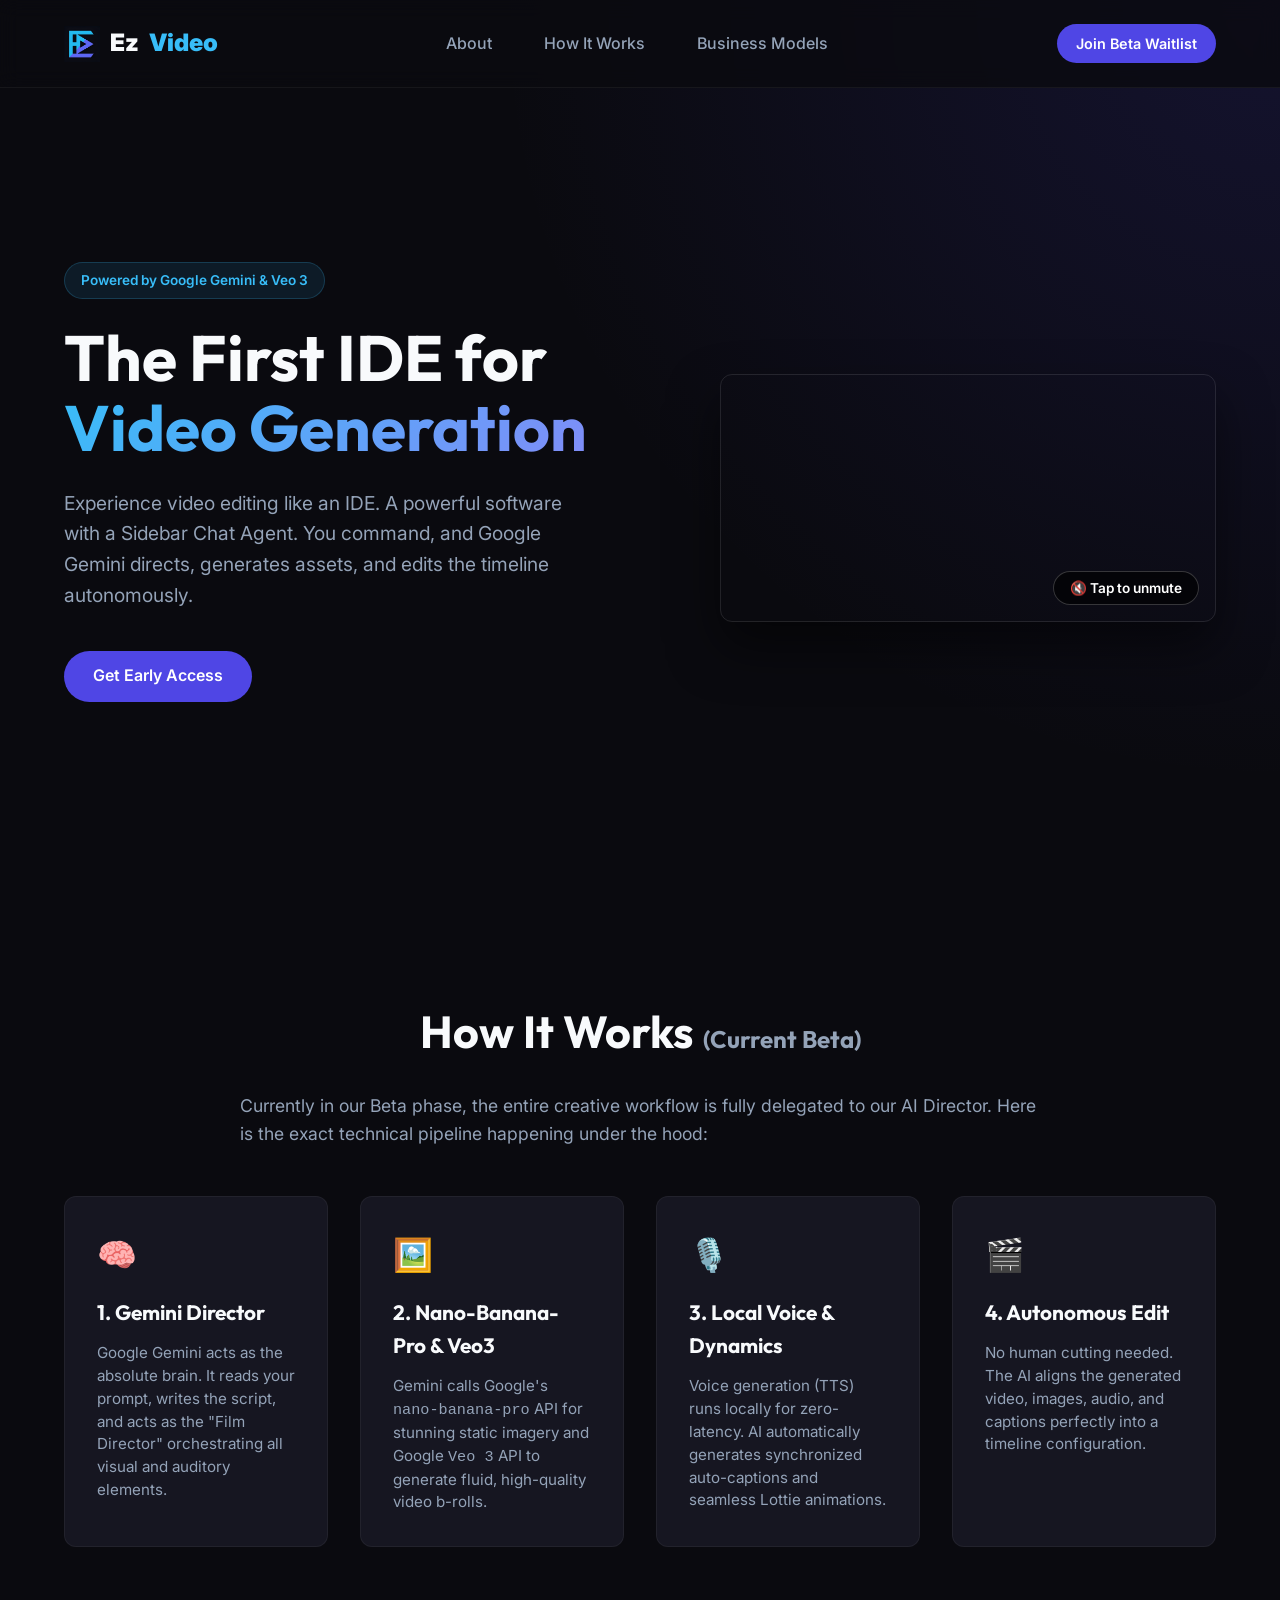
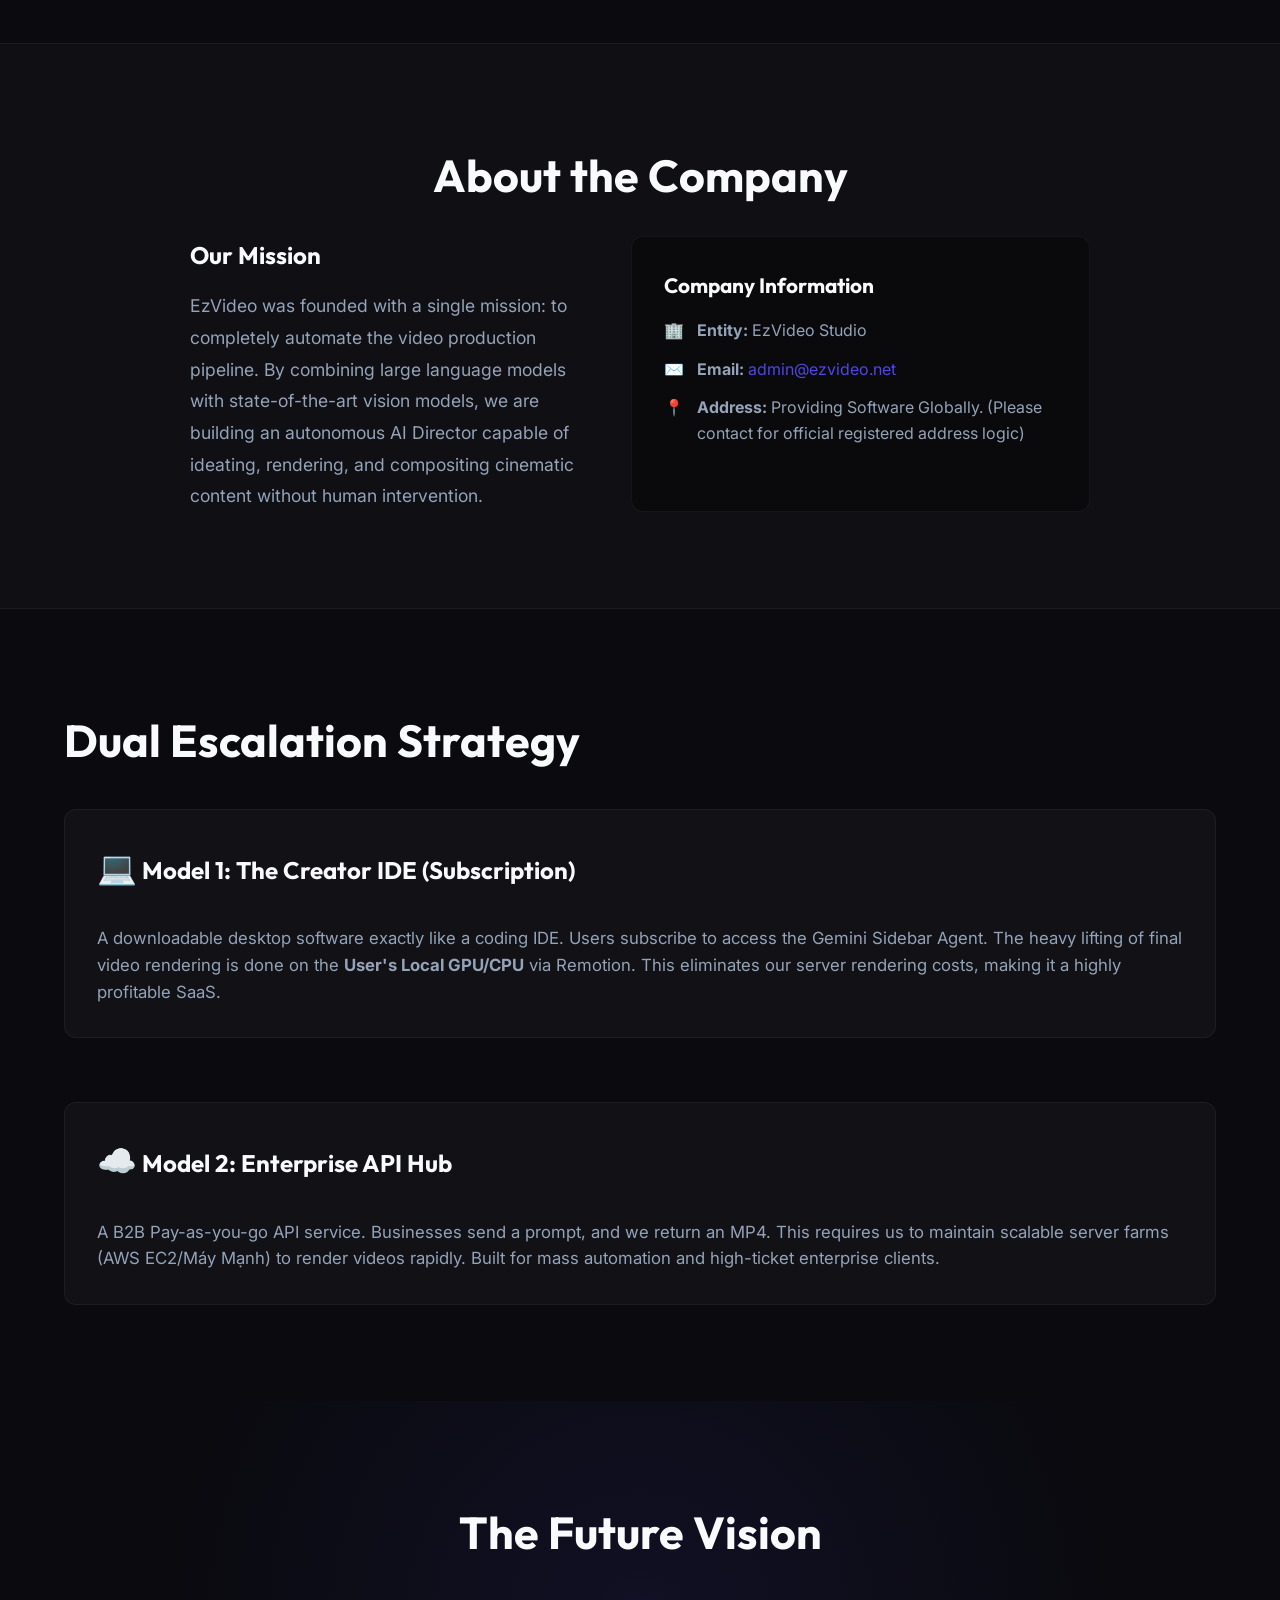
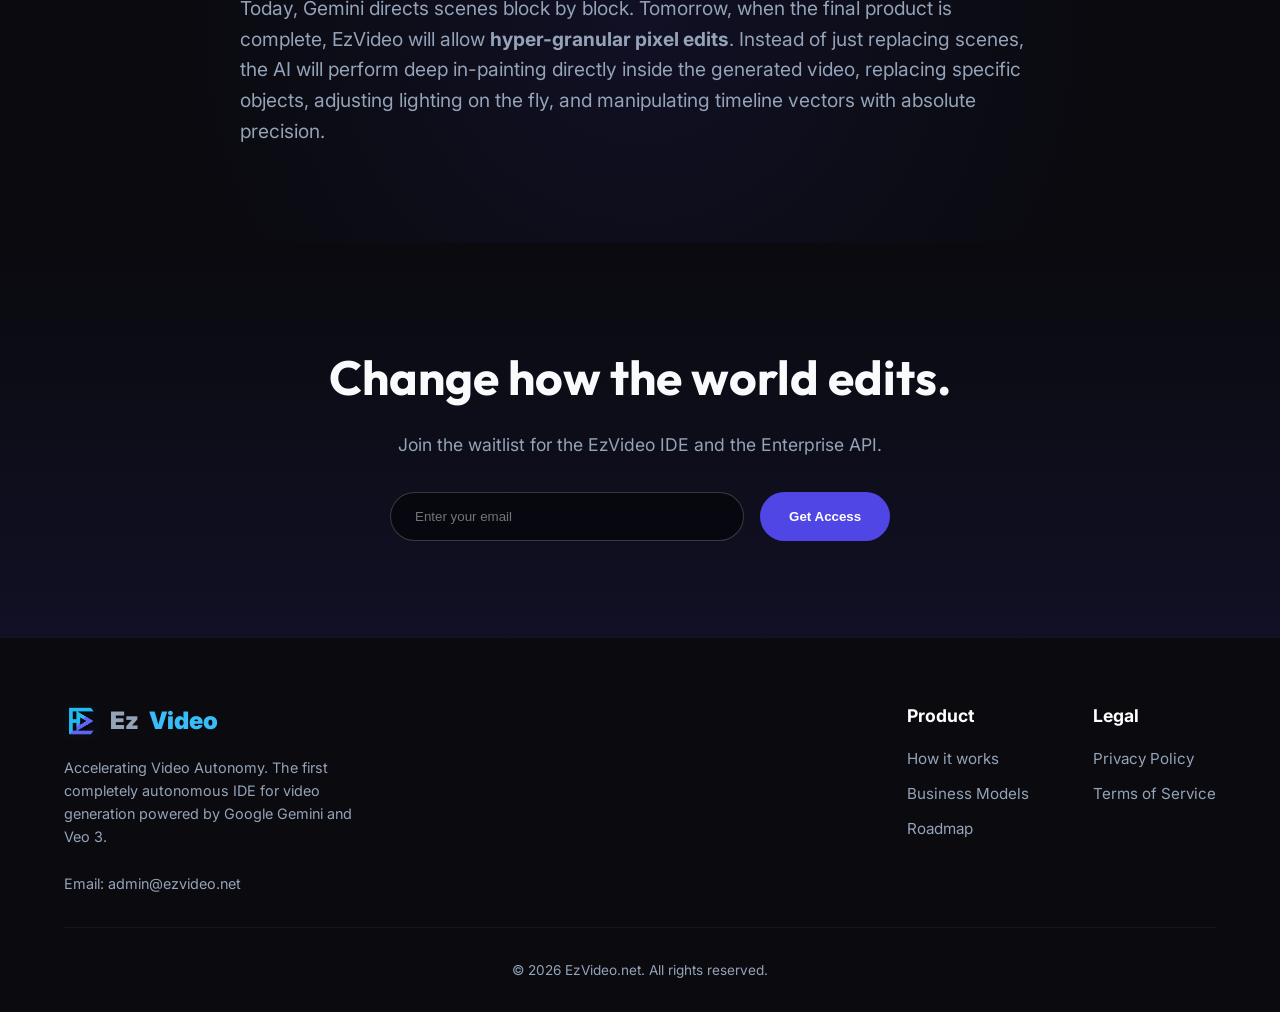
<file: index.html>
<!DOCTYPE html>
<html lang="en">
<head>
    <meta charset="UTF-8">
    <meta name="viewport" content="width=device-width, initial-scale=1.0">
    <title>EzVideo | The Autonomous Video Editing Agent</title>
    <meta name="description" content="EzVideo is an AI-first IDE for video creation. Powered exactly by Google Gemini, Veo3, and Nano-Banana-Pro.">
    <link rel="stylesheet" href="style.css">
    <link href="https://fonts.googleapis.com/css2?family=Inter:wght@300;400;600;800&family=Outfit:wght@700;900&display=swap" rel="stylesheet">
    <link rel="icon" type="image/png" href="favicon.png">
</head>
<body>
    <nav class="navbar">
        <div class="logo" style="display: flex; align-items: center; gap: 10px;"><img src="logo.png" alt="EzVideo Logo" style="height: 36px;"> Ez<span>Video</span></div>
        <div class="nav-links">
            <a href="#about">About</a>
            <a href="#how-it-works">How It Works</a>
            <a href="#business">Business Models</a>
        </div>
        <a href="#download" class="btn-primary small">Join Beta Waitlist</a>
    </nav>

    <header class="hero">
        <div class="hero-content">
            <div class="badge">Powered by Google Gemini & Veo 3</div>
            <h1 class="hero-title">The First IDE for <span class="gradient-text">Video Generation</span></h1>
            <p class="hero-subtitle">Experience video editing like an IDE. A powerful software with a Sidebar Chat Agent. You command, and Google Gemini directs, generates assets, and edits the timeline autonomously.</p>
            <div class="hero-cta">
                <a href="#download" class="btn-primary">Get Early Access</a>
            </div>
        </div>
        <div class="hero-visual" style="max-width: 1000px; width: 100%; border-radius: 12px; overflow: hidden; box-shadow: 0 25px 50px rgba(0,0,0,0.5); border: 1px solid rgba(255,255,255,0.1); margin: 0 auto; display: block; margin-top: 2rem; position: relative;">
            <video id="pitchVideo" src="https://pub-db1451f7ad144271af23c9289cbafdad.r2.dev/ezvideo-pitch.mp4" autoplay loop muted playsinline style="width: 100%; height: auto; display: block;"></video>
            <!-- Click-to-unmute overlay -->
            <button id="muteToggle" onclick="toggleMute()" style="
                position: absolute;
                bottom: 16px;
                right: 16px;
                background: rgba(0,0,0,0.6);
                backdrop-filter: blur(8px);
                border: 1px solid rgba(255,255,255,0.2);
                color: #fff;
                padding: 8px 16px;
                border-radius: 20px;
                font-size: 0.85rem;
                font-family: 'Inter', sans-serif;
                font-weight: 600;
                cursor: pointer;
                display: flex;
                align-items: center;
                gap: 6px;
                transition: background 0.2s;
                z-index: 10;
            ">
                🔇 Tap to unmute
            </button>
        </div>
    </header>

    <!-- HOW IT WORKS (BETA) -->
    <section id="how-it-works" class="features">
        <h2 class="section-title">How It Works <span style="font-size:1.5rem; color:var(--text-muted);">(Current Beta)</span></h2>
        <p style="color: var(--text-muted); max-width: 800px; margin: 0 auto 3rem; font-size: 1.1rem;">
            Currently in our Beta phase, the entire creative workflow is fully delegated to our AI Director. Here is the exact technical pipeline happening under the hood:
        </p>
        <div class="feature-grid">
            <div class="feature-card">
                <div class="icon">🧠</div>
                <h3>1. Gemini Director</h3>
                <p>Google Gemini acts as the absolute brain. It reads your prompt, writes the script, and acts as the "Film Director" orchestrating all visual and auditory elements.</p>
            </div>
            <div class="feature-card">
                <div class="icon">🖼️</div>
                <h3>2. Nano-Banana-Pro & Veo3</h3>
                <p>Gemini calls Google's <code>nano-banana-pro</code> API for stunning static imagery and Google <code>Veo 3</code> API to generate fluid, high-quality video b-rolls.</p>
            </div>
            <div class="feature-card">
                <div class="icon">🎙️</div>
                <h3>3. Local Voice & Dynamics</h3>
                <p>Voice generation (TTS) runs locally for zero-latency. AI automatically generates synchronized auto-captions and seamless Lottie animations.</p>
            </div>
            <div class="feature-card">
                <div class="icon">🎬</div>
                <h3>4. Autonomous Edit</h3>
                <p>No human cutting needed. The AI aligns the generated video, images, audio, and captions perfectly into a timeline configuration.</p>
            </div>
        </div>
    </section>

    <!-- ABOUT THE COMPANY & CONTACT -->
    <section id="about" class="features" style="background: rgba(255,255,255,0.02); border-top: 1px solid rgba(255,255,255,0.05); border-bottom: 1px solid rgba(255,255,255,0.05);">
        <h2 class="section-title">About the Company</h2>
        <div style="max-width: 900px; margin: 0 auto; display: flex; flex-wrap: wrap; gap: 3rem; justify-content: space-between;">
            <div style="flex: 1; min-width: 300px;">
                <h3 style="font-size: 1.5rem; margin-bottom: 1rem; color: var(--text-main);">Our Mission</h3>
                <p style="color: var(--text-muted); font-size: 1.1rem; line-height: 1.8;">
                    EzVideo was founded with a single mission: to completely automate the video production pipeline. By combining large language models with state-of-the-art vision models, we are building an autonomous AI Director capable of ideating, rendering, and compositing cinematic content without human intervention.
                </p>
            </div>
            <div style="flex: 1; min-width: 300px; background: rgba(0,0,0,0.3); padding: 2rem; border-radius: 12px; border: 1px solid rgba(255,255,255,0.05);">
                <h3 style="font-size: 1.3rem; margin-bottom: 1rem; color: var(--text-main);">Company Information</h3>
                <ul style="list-style: none; padding: 0; display: flex; flex-direction: column; gap: 0.8rem; color: var(--text-muted); font-size: 1rem;">
                    <li style="display: flex; gap: 0.8rem;">
                        <span>🏢</span>
                        <span><strong>Entity:</strong> EzVideo Studio</span>
                    </li>
                    <li style="display: flex; gap: 0.8rem;">
                        <span>✉️</span>
                        <span><strong>Email:</strong> <a href="mailto:admin@ezvideo.net" style="color: var(--primary-color); text-decoration: none;">admin@ezvideo.net</a></span>
                    </li>
                    <li style="display: flex; gap: 0.8rem;">
                        <span>📍</span>
                        <span><strong>Address:</strong> Providing Software Globally. (Please contact for official registered address logic)</span>
                    </li>
                </ul>
            </div>
        </div>
    </section>

    <!-- BUSINESS MODELS -->
    <section id="business" class="technology" style="flex-direction: column; align-items: flex-start;">
        <h2 class="section-title left" style="margin-bottom: 2rem;">Dual Escalation Strategy</h2>
        <div style="display: flex; gap: 4rem; width: 100%; flex-wrap: wrap;">
            <div class="tech-content" style="background: rgba(255,255,255,0.03); padding: 2rem; border-radius: 12px; border: 1px solid rgba(255,255,255,0.05);">
                <h3><span class="icon">💻</span> Model 1: The Creator IDE (Subscription)</h3>
                <p>A downloadable desktop software exactly like a coding IDE. Users subscribe to access the Gemini Sidebar Agent. The heavy lifting of final video rendering is done on the <strong>User's Local GPU/CPU</strong> via Remotion. This eliminates our server rendering costs, making it a highly profitable SaaS.</p>
            </div>
            <div class="tech-content" style="background: rgba(255,255,255,0.03); padding: 2rem; border-radius: 12px; border: 1px solid rgba(255,255,255,0.05);">
                <h3><span class="icon">☁️</span> Model 2: Enterprise API Hub</h3>
                <p>A B2B Pay-as-you-go API service. Businesses send a prompt, and we return an MP4. This requires us to maintain scalable server farms (AWS EC2/Máy Mạnh) to render videos rapidly. Built for mass automation and high-ticket enterprise clients.</p>
            </div>
        </div>
    </section>

    <!-- THE FUTURE VISION -->
    <section id="vision" class="features" style="background: radial-gradient(circle at center, rgba(79,70,229,0.1), transparent 70%);">
        <h2 class="section-title">The Future Vision</h2>
        <p style="color: var(--text-muted); max-width: 800px; margin: 0 auto; font-size: 1.2rem;">
            Today, Gemini directs scenes block by block. Tomorrow, when the final product is complete, EzVideo will allow <strong>hyper-granular pixel edits</strong>. Instead of just replacing scenes, the AI will perform deep in-painting directly inside the generated video, replacing specific objects, adjusting lighting on the fly, and manipulating timeline vectors with absolute precision.
        </p>
    </section>

    <!-- CTA -->
    <section id="download" class="cta-section">
        <h2>Change how the world edits.</h2>
        <p>Join the waitlist for the EzVideo IDE and the Enterprise API.</p>
        <form class="waitlist-form" onsubmit="event.preventDefault(); alert('We will contact you soon!');">
            <input type="email" placeholder="Enter your email" required>
            <button type="submit" class="btn-primary">Get Access</button>
        </form>
    </section>

    <footer style="padding: 4rem 5% 2rem; border-top: 1px solid rgba(255,255,255,0.05); text-align: left;">
        <div style="max-width: 1200px; margin: 0 auto; display: flex; flex-wrap: wrap; justify-content: space-between; gap: 2rem;">
            <div style="flex: 1; min-width: 250px;">
                <div class="logo" style="margin-bottom: 1rem; display: flex; align-items: center; gap: 10px;"><img src="logo.png" alt="EzVideo Logo" style="height: 36px;"> Ez<span>Video</span></div>
                <p style="color: var(--text-muted); font-size: 0.9rem; max-width: 300px;">
                    Accelerating Video Autonomy. The first completely autonomous IDE for video generation powered by Google Gemini and Veo 3.
                </p>
                <div style="margin-top: 1.5rem; color: var(--text-muted); font-size: 0.9rem;">
                    Email: admin@ezvideo.net
                </div>
            </div>
            <div style="display: flex; gap: 4rem; flex-wrap: wrap;">
                <div>
                    <h4 style="color: white; margin-bottom: 1rem; font-size: 1.1rem;">Product</h4>
                    <ul style="list-style: none; display: flex; flex-direction: column; gap: 0.6rem;">
                        <li><a href="#how-it-works" style="color: var(--text-muted); text-decoration: none; font-size: 0.95rem;">How it works</a></li>
                        <li><a href="#business" style="color: var(--text-muted); text-decoration: none; font-size: 0.95rem;">Business Models</a></li>
                        <li><a href="#vision" style="color: var(--text-muted); text-decoration: none; font-size: 0.95rem;">Roadmap</a></li>
                    </ul>
                </div>
                <div>
                    <h4 style="color: white; margin-bottom: 1rem; font-size: 1.1rem;">Legal</h4>
                    <ul style="list-style: none; display: flex; flex-direction: column; gap: 0.6rem;">
                        <li><a href="privacy.html" style="color: var(--text-muted); text-decoration: none; font-size: 0.95rem;">Privacy Policy</a></li>
                        <li><a href="terms.html" style="color: var(--text-muted); text-decoration: none; font-size: 0.95rem;">Terms of Service</a></li>
                    </ul>
                </div>
            </div>
        </div>
        <div style="max-width: 1200px; margin: 2rem auto 0; padding-top: 2rem; border-top: 1px solid rgba(255,255,255,0.05); text-align: center; color: var(--text-muted); font-size: 0.85rem;">
            &copy; 2026 EzVideo.net. All rights reserved.
        </div>
    </footer>

    <script src="script.js"></script>
</body>
</html>
</file>
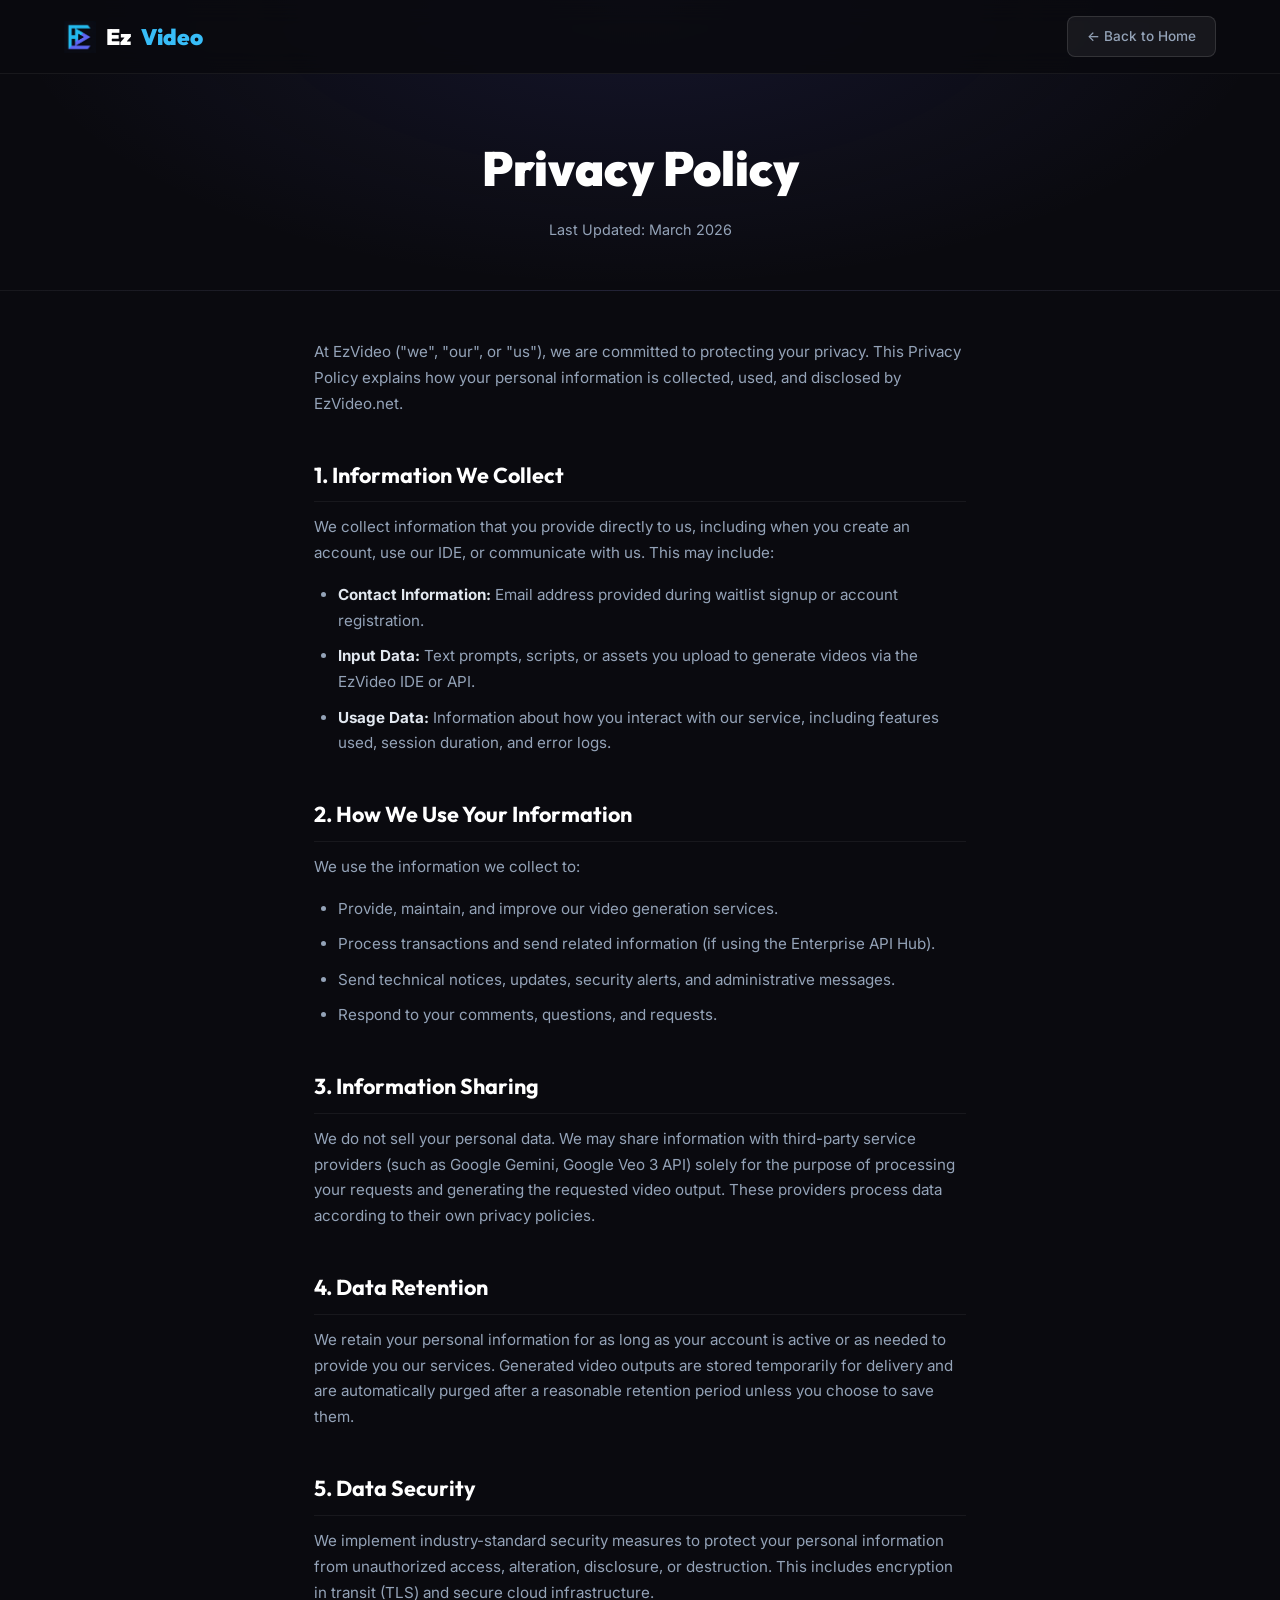
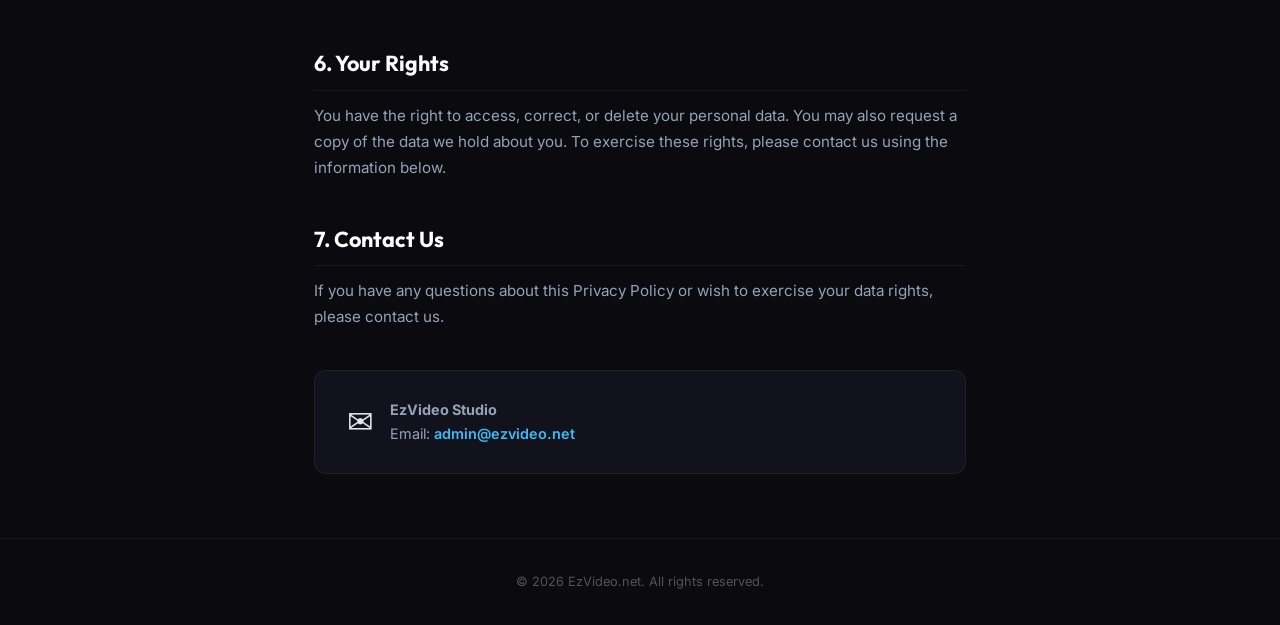
<file: privacy.html>
<!DOCTYPE html>
<html lang="en">
<head>
    <meta charset="UTF-8">
    <meta name="viewport" content="width=device-width, initial-scale=1.0">
    <title>Privacy Policy — EzVideo</title>
    <meta name="description" content="EzVideo Privacy Policy — Learn how we collect, use, and protect your data.">
    <link href="https://fonts.googleapis.com/css2?family=Inter:wght@300;400;500;600;800&family=Outfit:wght@700;900&display=swap" rel="stylesheet">
    <link rel="icon" type="image/png" href="favicon.png">
    <style>
        :root {
            --bg: #0a0a0f;
            --surface: #12121c;
            --border: rgba(255,255,255,0.06);
            --text: #e2e8f0;
            --text-muted: #94a3b8;
            --primary: #6366f1;
            --primary-light: #818cf8;
            --accent: #38bdf8;
        }
        * { margin: 0; padding: 0; box-sizing: border-box; }
        body {
            font-family: 'Inter', system-ui, sans-serif;
            background: var(--bg);
            color: var(--text);
            line-height: 1.7;
            min-height: 100vh;
        }
        h1, h2, h3 { font-family: 'Outfit', sans-serif; }

        /* ── Navbar ── */
        .nav {
            position: fixed; top: 0; left: 0; right: 0; z-index: 100;
            display: flex; justify-content: space-between; align-items: center;
            padding: 1rem 5%;
            background: rgba(10,10,15,0.85);
            backdrop-filter: blur(12px);
            border-bottom: 1px solid var(--border);
        }
        .nav-logo {
            font-family: 'Outfit', sans-serif;
            font-size: 1.4rem; font-weight: 900;
            color: #fff; text-decoration: none;
        }
        .nav-logo span { color: var(--accent); }
        .nav-btn {
            padding: 0.5rem 1.2rem;
            border-radius: 8px;
            border: 1px solid rgba(255,255,255,0.12);
            background: rgba(255,255,255,0.06);
            color: var(--text-muted);
            font-size: 0.85rem; font-weight: 500;
            text-decoration: none;
            transition: all 0.2s;
        }
        .nav-btn:hover {
            background: rgba(255,255,255,0.1);
            color: #fff;
            border-color: rgba(255,255,255,0.2);
        }

        /* ── Hero Banner ── */
        .hero-banner {
            padding: 8rem 5% 3rem;
            text-align: center;
            background: radial-gradient(ellipse at 50% 0%, rgba(99,102,241,0.12), transparent 70%);
            border-bottom: 1px solid var(--border);
        }
        .hero-banner h1 {
            font-size: clamp(2rem, 5vw, 3rem);
            font-weight: 900;
            margin-bottom: 0.5rem;
            color: #ffffff;
        }
        .hero-banner .meta {
            font-size: 0.9rem;
            color: var(--text-muted);
        }

        /* ── Content ── */
        .content {
            max-width: 780px;
            margin: 0 auto;
            padding: 3rem 5% 4rem;
        }
        .content h2 {
            font-size: 1.35rem;
            font-weight: 700;
            color: #fff;
            margin: 2.5rem 0 0.75rem;
            padding-bottom: 0.5rem;
            border-bottom: 1px solid var(--border);
        }
        .content h2:first-child { margin-top: 0; }
        .content p {
            color: var(--text-muted);
            margin-bottom: 1rem;
            font-size: 0.95rem;
        }
        .content ul {
            margin: 0 0 1.25rem 1.5rem;
            color: var(--text-muted);
        }
        .content li {
            margin-bottom: 0.6rem;
            font-size: 0.95rem;
        }
        .content li strong {
            color: var(--text);
        }
        .content a {
            color: var(--primary-light);
            text-decoration: none;
        }
        .content a:hover { text-decoration: underline; }

        /* ── Contact Card ── */
        .contact-card {
            margin-top: 2.5rem;
            padding: 1.5rem 2rem;
            background: var(--surface);
            border: 1px solid var(--border);
            border-radius: 12px;
            display: flex; align-items: center; gap: 1rem;
        }
        .contact-card .icon {
            font-size: 2rem;
            flex-shrink: 0;
        }
        .contact-card .info {
            font-size: 0.9rem;
            color: var(--text-muted);
        }
        .contact-card .info a {
            color: var(--accent);
            font-weight: 600;
        }

        /* ── Footer ── */
        .footer {
            text-align: center;
            padding: 2rem 5%;
            border-top: 1px solid var(--border);
            font-size: 0.8rem;
            color: rgba(255,255,255,0.3);
        }

        @media (max-width: 600px) {
            .hero-banner { padding: 7rem 5% 2rem; }
            .content { padding: 2rem 5% 3rem; }
        }
    </style>
</head>
<body>
    <nav class="nav">
        <a href="index.html" class="nav-logo" style="display: flex; align-items: center; gap: 10px;"><img src="logo.png" alt="EzVideo Logo" style="height: 32px;"> Ez<span>Video</span></a>
        <a href="index.html" class="nav-btn">← Back to Home</a>
    </nav>

    <div class="hero-banner">
        <h1>Privacy Policy</h1>
        <div class="meta">Last Updated: March 2026</div>
    </div>

    <div class="content">
        <p>At EzVideo ("we", "our", or "us"), we are committed to protecting your privacy. This Privacy Policy explains how your personal information is collected, used, and disclosed by EzVideo.net.</p>

        <h2>1. Information We Collect</h2>
        <p>We collect information that you provide directly to us, including when you create an account, use our IDE, or communicate with us. This may include:</p>
        <ul>
            <li><strong>Contact Information:</strong> Email address provided during waitlist signup or account registration.</li>
            <li><strong>Input Data:</strong> Text prompts, scripts, or assets you upload to generate videos via the EzVideo IDE or API.</li>
            <li><strong>Usage Data:</strong> Information about how you interact with our service, including features used, session duration, and error logs.</li>
        </ul>

        <h2>2. How We Use Your Information</h2>
        <p>We use the information we collect to:</p>
        <ul>
            <li>Provide, maintain, and improve our video generation services.</li>
            <li>Process transactions and send related information (if using the Enterprise API Hub).</li>
            <li>Send technical notices, updates, security alerts, and administrative messages.</li>
            <li>Respond to your comments, questions, and requests.</li>
        </ul>

        <h2>3. Information Sharing</h2>
        <p>We do not sell your personal data. We may share information with third-party service providers (such as Google Gemini, Google Veo 3 API) solely for the purpose of processing your requests and generating the requested video output. These providers process data according to their own privacy policies.</p>

        <h2>4. Data Retention</h2>
        <p>We retain your personal information for as long as your account is active or as needed to provide you our services. Generated video outputs are stored temporarily for delivery and are automatically purged after a reasonable retention period unless you choose to save them.</p>

        <h2>5. Data Security</h2>
        <p>We implement industry-standard security measures to protect your personal information from unauthorized access, alteration, disclosure, or destruction. This includes encryption in transit (TLS) and secure cloud infrastructure.</p>

        <h2>6. Your Rights</h2>
        <p>You have the right to access, correct, or delete your personal data. You may also request a copy of the data we hold about you. To exercise these rights, please contact us using the information below.</p>

        <h2>7. Contact Us</h2>
        <p>If you have any questions about this Privacy Policy or wish to exercise your data rights, please contact us.</p>

        <div class="contact-card">
            <div class="icon">✉️</div>
            <div class="info">
                <strong>EzVideo Studio</strong><br>
                Email: <a href="mailto:admin@ezvideo.net">admin@ezvideo.net</a>
            </div>
        </div>
    </div>

    <footer class="footer">© 2026 EzVideo.net. All rights reserved.</footer>
</body>
</html>
</file>
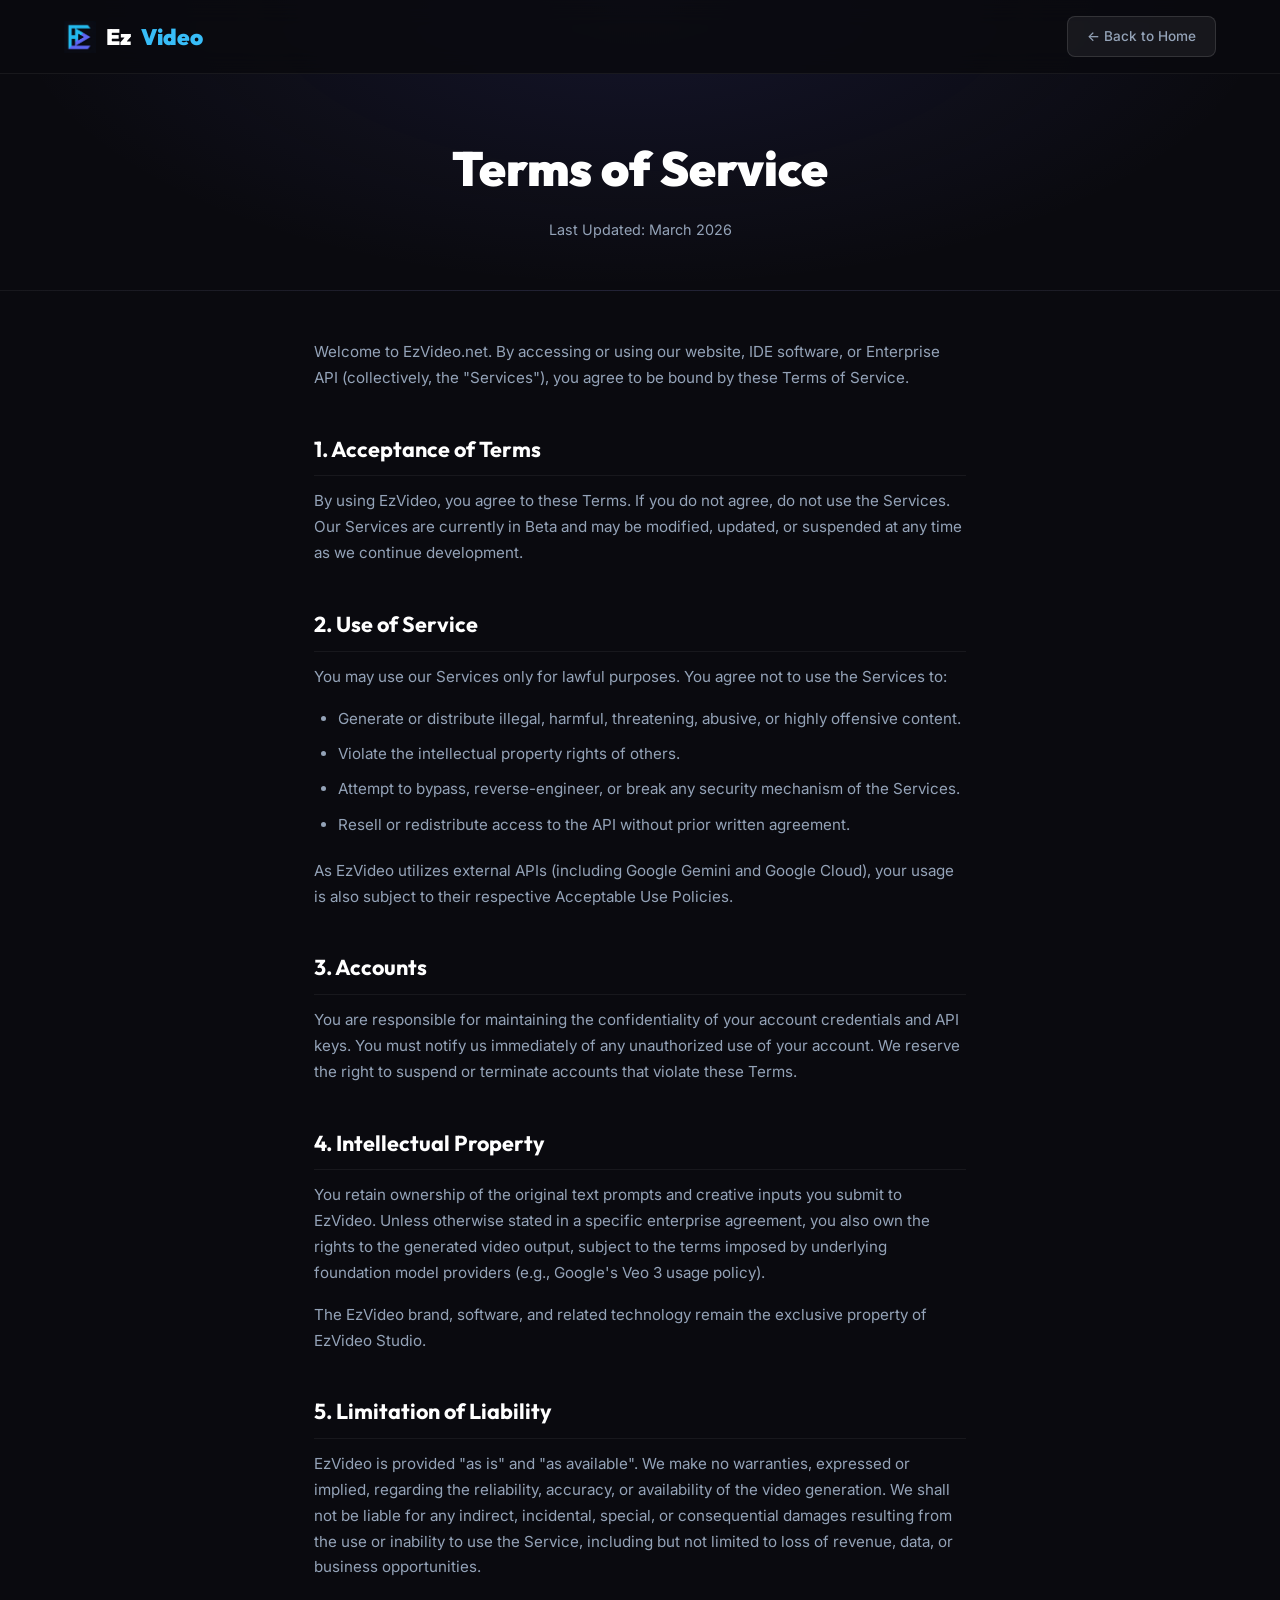
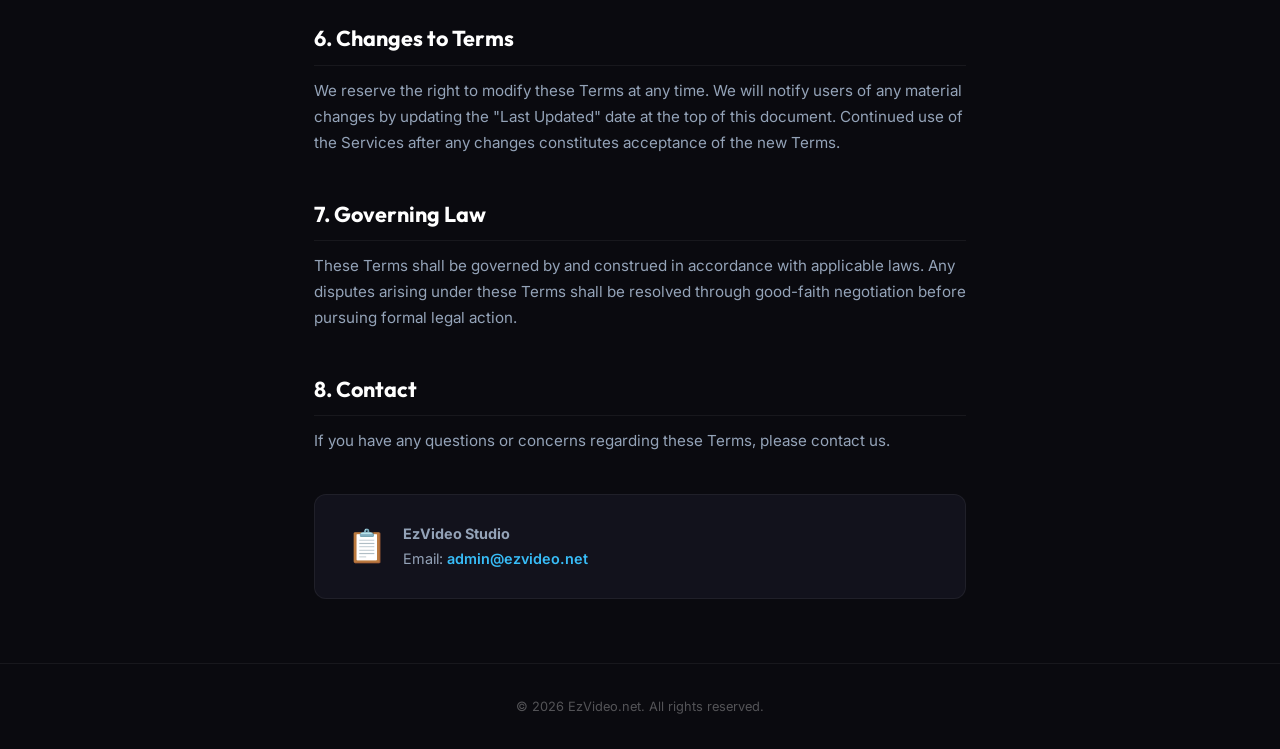
<file: terms.html>
<!DOCTYPE html>
<html lang="en">
<head>
    <meta charset="UTF-8">
    <meta name="viewport" content="width=device-width, initial-scale=1.0">
    <title>Terms of Service — EzVideo</title>
    <meta name="description" content="EzVideo Terms of Service — Rules and guidelines for using EzVideo IDE and Enterprise API.">
    <link href="https://fonts.googleapis.com/css2?family=Inter:wght@300;400;500;600;800&family=Outfit:wght@700;900&display=swap" rel="stylesheet">
    <link rel="icon" type="image/png" href="favicon.png">
    <style>
        :root {
            --bg: #0a0a0f;
            --surface: #12121c;
            --border: rgba(255,255,255,0.06);
            --text: #e2e8f0;
            --text-muted: #94a3b8;
            --primary: #6366f1;
            --primary-light: #818cf8;
            --accent: #38bdf8;
        }
        * { margin: 0; padding: 0; box-sizing: border-box; }
        body {
            font-family: 'Inter', system-ui, sans-serif;
            background: var(--bg);
            color: var(--text);
            line-height: 1.7;
            min-height: 100vh;
        }
        h1, h2, h3 { font-family: 'Outfit', sans-serif; }

        /* ── Navbar ── */
        .nav {
            position: fixed; top: 0; left: 0; right: 0; z-index: 100;
            display: flex; justify-content: space-between; align-items: center;
            padding: 1rem 5%;
            background: rgba(10,10,15,0.85);
            backdrop-filter: blur(12px);
            border-bottom: 1px solid var(--border);
        }
        .nav-logo {
            font-family: 'Outfit', sans-serif;
            font-size: 1.4rem; font-weight: 900;
            color: #fff; text-decoration: none;
        }
        .nav-logo span { color: var(--accent); }
        .nav-btn {
            padding: 0.5rem 1.2rem;
            border-radius: 8px;
            border: 1px solid rgba(255,255,255,0.12);
            background: rgba(255,255,255,0.06);
            color: var(--text-muted);
            font-size: 0.85rem; font-weight: 500;
            text-decoration: none;
            transition: all 0.2s;
        }
        .nav-btn:hover {
            background: rgba(255,255,255,0.1);
            color: #fff;
            border-color: rgba(255,255,255,0.2);
        }

        /* ── Hero Banner ── */
        .hero-banner {
            padding: 8rem 5% 3rem;
            text-align: center;
            background: radial-gradient(ellipse at 50% 0%, rgba(99,102,241,0.12), transparent 70%);
            border-bottom: 1px solid var(--border);
        }
        .hero-banner h1 {
            font-size: clamp(2rem, 5vw, 3rem);
            font-weight: 900;
            margin-bottom: 0.5rem;
            color: #ffffff;
        }
        .hero-banner .meta {
            font-size: 0.9rem;
            color: var(--text-muted);
        }

        /* ── Content ── */
        .content {
            max-width: 780px;
            margin: 0 auto;
            padding: 3rem 5% 4rem;
        }
        .content h2 {
            font-size: 1.35rem;
            font-weight: 700;
            color: #fff;
            margin: 2.5rem 0 0.75rem;
            padding-bottom: 0.5rem;
            border-bottom: 1px solid var(--border);
        }
        .content h2:first-child { margin-top: 0; }
        .content p {
            color: var(--text-muted);
            margin-bottom: 1rem;
            font-size: 0.95rem;
        }
        .content ul {
            margin: 0 0 1.25rem 1.5rem;
            color: var(--text-muted);
        }
        .content li {
            margin-bottom: 0.6rem;
            font-size: 0.95rem;
        }
        .content li strong {
            color: var(--text);
        }
        .content a {
            color: var(--primary-light);
            text-decoration: none;
        }
        .content a:hover { text-decoration: underline; }

        /* ── Contact Card ── */
        .contact-card {
            margin-top: 2.5rem;
            padding: 1.5rem 2rem;
            background: var(--surface);
            border: 1px solid var(--border);
            border-radius: 12px;
            display: flex; align-items: center; gap: 1rem;
        }
        .contact-card .icon {
            font-size: 2rem;
            flex-shrink: 0;
        }
        .contact-card .info {
            font-size: 0.9rem;
            color: var(--text-muted);
        }
        .contact-card .info a {
            color: var(--accent);
            font-weight: 600;
        }

        /* ── Footer ── */
        .footer {
            text-align: center;
            padding: 2rem 5%;
            border-top: 1px solid var(--border);
            font-size: 0.8rem;
            color: rgba(255,255,255,0.3);
        }

        @media (max-width: 600px) {
            .hero-banner { padding: 7rem 5% 2rem; }
            .content { padding: 2rem 5% 3rem; }
        }
    </style>
</head>
<body>
    <nav class="nav">
        <a href="index.html" class="nav-logo" style="display: flex; align-items: center; gap: 10px;"><img src="logo.png" alt="EzVideo Logo" style="height: 32px;"> Ez<span>Video</span></a>
        <a href="index.html" class="nav-btn">← Back to Home</a>
    </nav>

    <div class="hero-banner">
        <h1>Terms of Service</h1>
        <div class="meta">Last Updated: March 2026</div>
    </div>

    <div class="content">
        <p>Welcome to EzVideo.net. By accessing or using our website, IDE software, or Enterprise API (collectively, the "Services"), you agree to be bound by these Terms of Service.</p>

        <h2>1. Acceptance of Terms</h2>
        <p>By using EzVideo, you agree to these Terms. If you do not agree, do not use the Services. Our Services are currently in Beta and may be modified, updated, or suspended at any time as we continue development.</p>

        <h2>2. Use of Service</h2>
        <p>You may use our Services only for lawful purposes. You agree not to use the Services to:</p>
        <ul>
            <li>Generate or distribute illegal, harmful, threatening, abusive, or highly offensive content.</li>
            <li>Violate the intellectual property rights of others.</li>
            <li>Attempt to bypass, reverse-engineer, or break any security mechanism of the Services.</li>
            <li>Resell or redistribute access to the API without prior written agreement.</li>
        </ul>
        <p>As EzVideo utilizes external APIs (including Google Gemini and Google Cloud), your usage is also subject to their respective Acceptable Use Policies.</p>

        <h2>3. Accounts</h2>
        <p>You are responsible for maintaining the confidentiality of your account credentials and API keys. You must notify us immediately of any unauthorized use of your account. We reserve the right to suspend or terminate accounts that violate these Terms.</p>

        <h2>4. Intellectual Property</h2>
        <p>You retain ownership of the original text prompts and creative inputs you submit to EzVideo. Unless otherwise stated in a specific enterprise agreement, you also own the rights to the generated video output, subject to the terms imposed by underlying foundation model providers (e.g., Google's Veo 3 usage policy).</p>
        <p>The EzVideo brand, software, and related technology remain the exclusive property of EzVideo Studio.</p>

        <h2>5. Limitation of Liability</h2>
        <p>EzVideo is provided "as is" and "as available". We make no warranties, expressed or implied, regarding the reliability, accuracy, or availability of the video generation. We shall not be liable for any indirect, incidental, special, or consequential damages resulting from the use or inability to use the Service, including but not limited to loss of revenue, data, or business opportunities.</p>

        <h2>6. Changes to Terms</h2>
        <p>We reserve the right to modify these Terms at any time. We will notify users of any material changes by updating the "Last Updated" date at the top of this document. Continued use of the Services after any changes constitutes acceptance of the new Terms.</p>

        <h2>7. Governing Law</h2>
        <p>These Terms shall be governed by and construed in accordance with applicable laws. Any disputes arising under these Terms shall be resolved through good-faith negotiation before pursuing formal legal action.</p>

        <h2>8. Contact</h2>
        <p>If you have any questions or concerns regarding these Terms, please contact us.</p>

        <div class="contact-card">
            <div class="icon">📋</div>
            <div class="info">
                <strong>EzVideo Studio</strong><br>
                Email: <a href="mailto:admin@ezvideo.net">admin@ezvideo.net</a>
            </div>
        </div>
    </div>

    <footer class="footer">© 2026 EzVideo.net. All rights reserved.</footer>
</body>
</html>
</file>
<file: style.css>
:root {
    --bg-color: #0a0a0f;
    --surface-color: #161621;
    --primary-color: #4f46e5;
    --primary-hover: #6366f1;
    --text-main: #f8fafc;
    --text-muted: #94a3b8;
    --gradient-start: #38bdf8;
    --gradient-end: #818cf8;
}

* { margin: 0; padding: 0; box-sizing: border-box; }

body {
    font-family: 'Inter', sans-serif;
    background-color: var(--bg-color);
    color: var(--text-main);
    line-height: 1.6;
    overflow-x: hidden;
}

h1, h2, h3 { font-family: 'Outfit', sans-serif; }

.gradient-text {
    background: linear-gradient(135deg, var(--gradient-start), var(--gradient-end));
    -webkit-background-clip: text;
    -webkit-text-fill-color: transparent;
}

/* Navbar */
.navbar {
    display: flex; justify-content: space-between; align-items: center;
    padding: 1.5rem 5%; background: rgba(10, 10, 15, 0.8);
    backdrop-filter: blur(10px); position: fixed; width: 100%; z-index: 100;
    border-bottom: 1px solid rgba(255,255,255,0.05);
}
.logo { font-size: 1.5rem; font-weight: 900; }
.logo span { color: var(--gradient-start); }
.nav-links a { color: var(--text-muted); text-decoration: none; margin: 0 1.5rem; font-weight: 500; transition: 0.3s; }
.nav-links a:hover { color: var(--text-main); }

/* Buttons */
.btn-primary {
    background: var(--primary-color); color: white; padding: 0.8rem 1.8rem;
    border-radius: 50px; text-decoration: none; font-weight: 600; border: none; cursor: pointer; transition: 0.3s;
}
.btn-primary:hover { background: var(--primary-hover); box-shadow: 0 0 20px rgba(79, 70, 229, 0.4); }
.btn-secondary { background: rgba(255,255,255,0.1); color: white; padding: 0.8rem 1.8rem; border-radius: 50px; text-decoration: none; font-weight: 600; transition: 0.3s; }
.btn-secondary:hover { background: rgba(255,255,255,0.2); }
.btn-primary.small { padding: 0.5rem 1.2rem; font-size: 0.9rem; }

/* Hero */
.hero {
    min-height: 100vh; display: flex; align-items: center; justify-content: space-between;
    padding: 8rem 5% 4rem; gap: 4rem;
    background: radial-gradient(circle at top right, rgba(79, 70, 229, 0.15), transparent 50%);
}
.hero-content { flex: 1.2; }
.badge { display: inline-block; padding: 0.4rem 1rem; background: rgba(56, 189, 248, 0.1); color: var(--gradient-start); border-radius: 50px; font-size: 0.85rem; font-weight: 600; margin-bottom: 1.5rem; border: 1px solid rgba(56, 189, 248, 0.2); }
.hero-title { font-size: 4rem; line-height: 1.1; margin-bottom: 1.5rem; }
.hero-subtitle { font-size: 1.2rem; color: var(--text-muted); margin-bottom: 2.5rem; max-width: 90%; }
.hero-cta { display: flex; gap: 1rem; }
.hero-visual { flex: 1; perspective: 1000px; }

/* Mockup */
.software-mockup {
    background: #1e1e2d; border-radius: 12px; border: 1px solid rgba(255,255,255,0.1);
    box-shadow: 0 25px 50px -12px rgba(0,0,0,0.5); overflow: hidden;
    transform: rotateY(-5deg) rotateX(2deg); transition: 0.5s;
}
.software-mockup:hover { transform: rotateY(0) rotateX(0); }
.mockup-header { background: rgba(0,0,0,0.5); padding: 0.8rem 1rem; display: flex; align-items: center; gap: 0.5rem; border-bottom: 1px solid rgba(255,255,255,0.05); }
.dot { width: 12px; height: 12px; border-radius: 50%; }
.dot.red { background: #ff5f56; } .dot.yellow { background: #ffbd2e; } .dot.green { background: #27c93f; }
.mockup-title { color: #888; font-size: 0.8rem; margin-left: auto; margin-right: auto; font-family: monospace;}

.mockup-body { display: flex; height: 380px; }
.sidebar { width: 45%; background: rgba(0,0,0,0.2); border-right: 1px solid rgba(255,255,255,0.05); padding: 1rem; display: flex; flex-direction: column; gap: 1rem; overflow-y: auto;}
.chat-bubble { padding: 0.8rem; border-radius: 8px; font-size: 0.85rem; line-height: 1.4;}
.chat-bubble.ai { background: rgba(79, 70, 229, 0.15); color: #cbd5e1; border-left: 3px solid var(--primary-color);}
.chat-bubble.user { background: rgba(255,255,255,0.05); text-align: right; align-self: flex-end; color: #fff;}

.timeline-area { flex: 1; display: flex; flex-direction: column; background: #161621;}
.video-preview { flex: 2; background: #000; border-bottom: 1px solid rgba(255,255,255,0.05); display: flex; align-items: center; justify-content: center;}
.play-btn { width: 40px; height: 40px; background: rgba(255,255,255,0.2); border-radius: 50%; display: flex; align-items: center; justify-content: center; color: white; padding-left: 3px; cursor: pointer;}
.timeline-tracks { flex: 1.2; padding: 1rem; display: flex; flex-direction: column; gap: 0.8rem; background: rgba(0,0,0,0.3);}
.track { height: 24px; border-radius: 4px; background: rgba(255,255,255,0.05); width: 100%; position: relative; display: flex; align-items: center;}
.track span { font-size: 0.65rem; color: #fff; z-index: 2; position: absolute; left: 10px; opacity: 0.8;}
.track::after { content:''; position:absolute; height:100%; border-radius:4px; z-index: 1;}
.block-1::after { width: 80%; left: 5%; background: linear-gradient(90deg, #4f46e5, #818cf8); opacity: 0.5;}
.block-2::after { width: 60%; left: 15%; background: linear-gradient(90deg, #0ea5e9, #38bdf8); opacity: 0.5;}
.block-3::after { width: 90%; left: 0%; background: linear-gradient(90deg, #10b981, #34d399); opacity: 0.5;}

/* Sections */
.features, .technology { padding: 6rem 5%; }
.section-title { font-size: 2.8rem; margin-bottom: 1.5rem; text-align: center;}
.section-title.left { text-align: left; }

.feature-grid { display: grid; grid-template-columns: repeat(auto-fit, minmax(250px, 1fr)); gap: 2rem; }
.feature-card { background: var(--surface-color); padding: 2rem; border-radius: 12px; border: 1px solid rgba(255,255,255,0.05); transition: 0.3s; }
.feature-card:hover { transform: translateY(-5px); border-color: rgba(255,255,255,0.1); }
.icon { font-size: 2rem; margin-bottom: 1rem; display: inline-block;}
.feature-card h3 { font-size: 1.3rem; margin-bottom: 0.8rem; }
.feature-card p { color: var(--text-muted); font-size: 0.95rem; line-height: 1.5;}

.tech-content h3 { font-size: 1.5rem; margin-bottom: 1rem; color: var(--text-main);}
.tech-content p { color: var(--text-muted); font-size: 1.05rem;}

/* CTA */
.cta-section { padding: 6rem 5%; text-align: center; background: linear-gradient(0deg, rgba(79, 70, 229, 0.1) 0%, transparent 100%); }
.cta-section h2 { font-size: 3rem; margin-bottom: 1rem; }
.cta-section p { color: var(--text-muted); margin-bottom: 2rem; font-size: 1.1rem;}
.waitlist-form { display: flex; justify-content: center; gap: 1rem; max-width: 500px; margin: 0 auto; }
.waitlist-form input { flex: 1; padding: 1rem 1.5rem; border-radius: 50px; border: 1px solid rgba(255,255,255,0.2); background: rgba(0,0,0,0.5); color: white; outline: none; }
.waitlist-form input:focus { border-color: var(--primary-color); }

footer { text-align: center; padding: 2rem; border-top: 1px solid rgba(255,255,255,0.05); color: var(--text-muted); }

@media (max-width: 768px) {
    .hero { flex-direction: column; padding-top: 6rem;}
    .hero-title { font-size: 2.5rem; }
    .nav-links { display: none; }
    .software-mockup { transform: none; }
    .mockup-body { flex-direction: column; height: auto;}
    .sidebar { width: 100%; height: 250px;}
    .timeline-area { height: 300px;}
}
</file>
